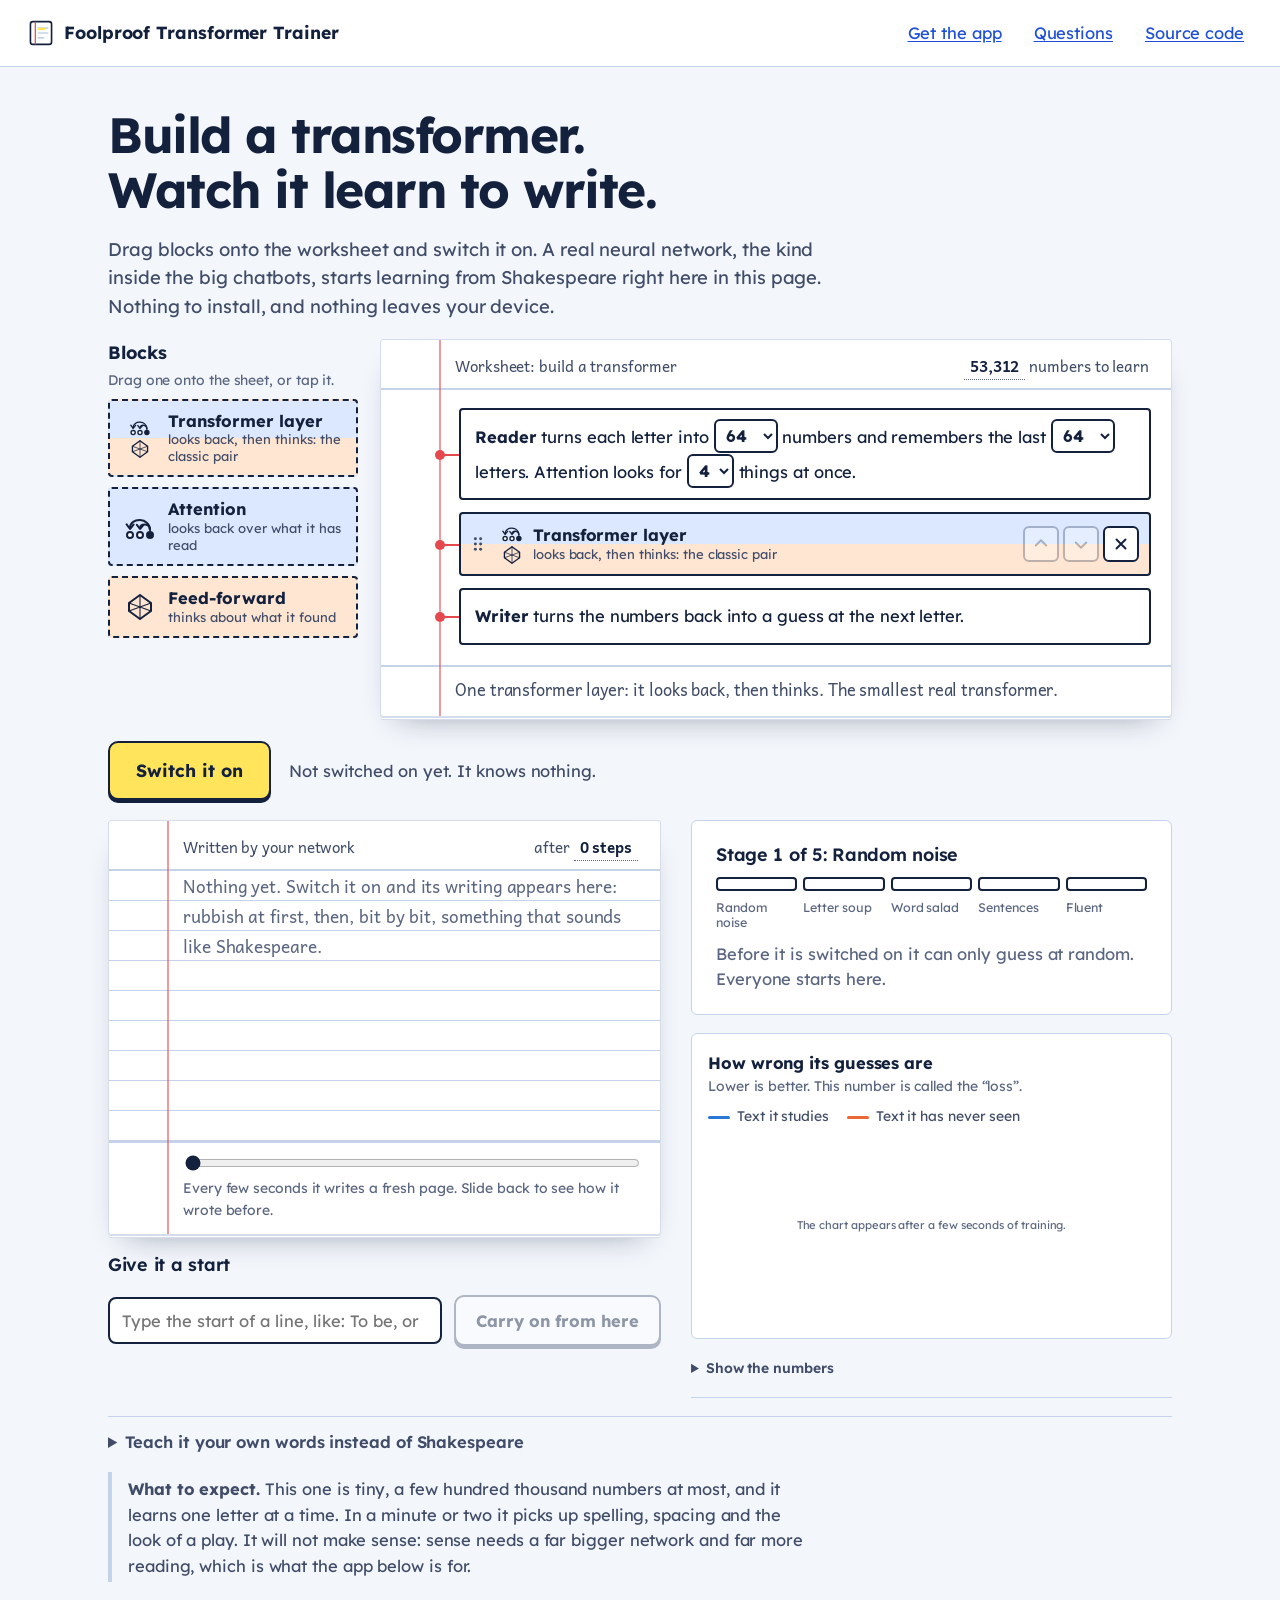
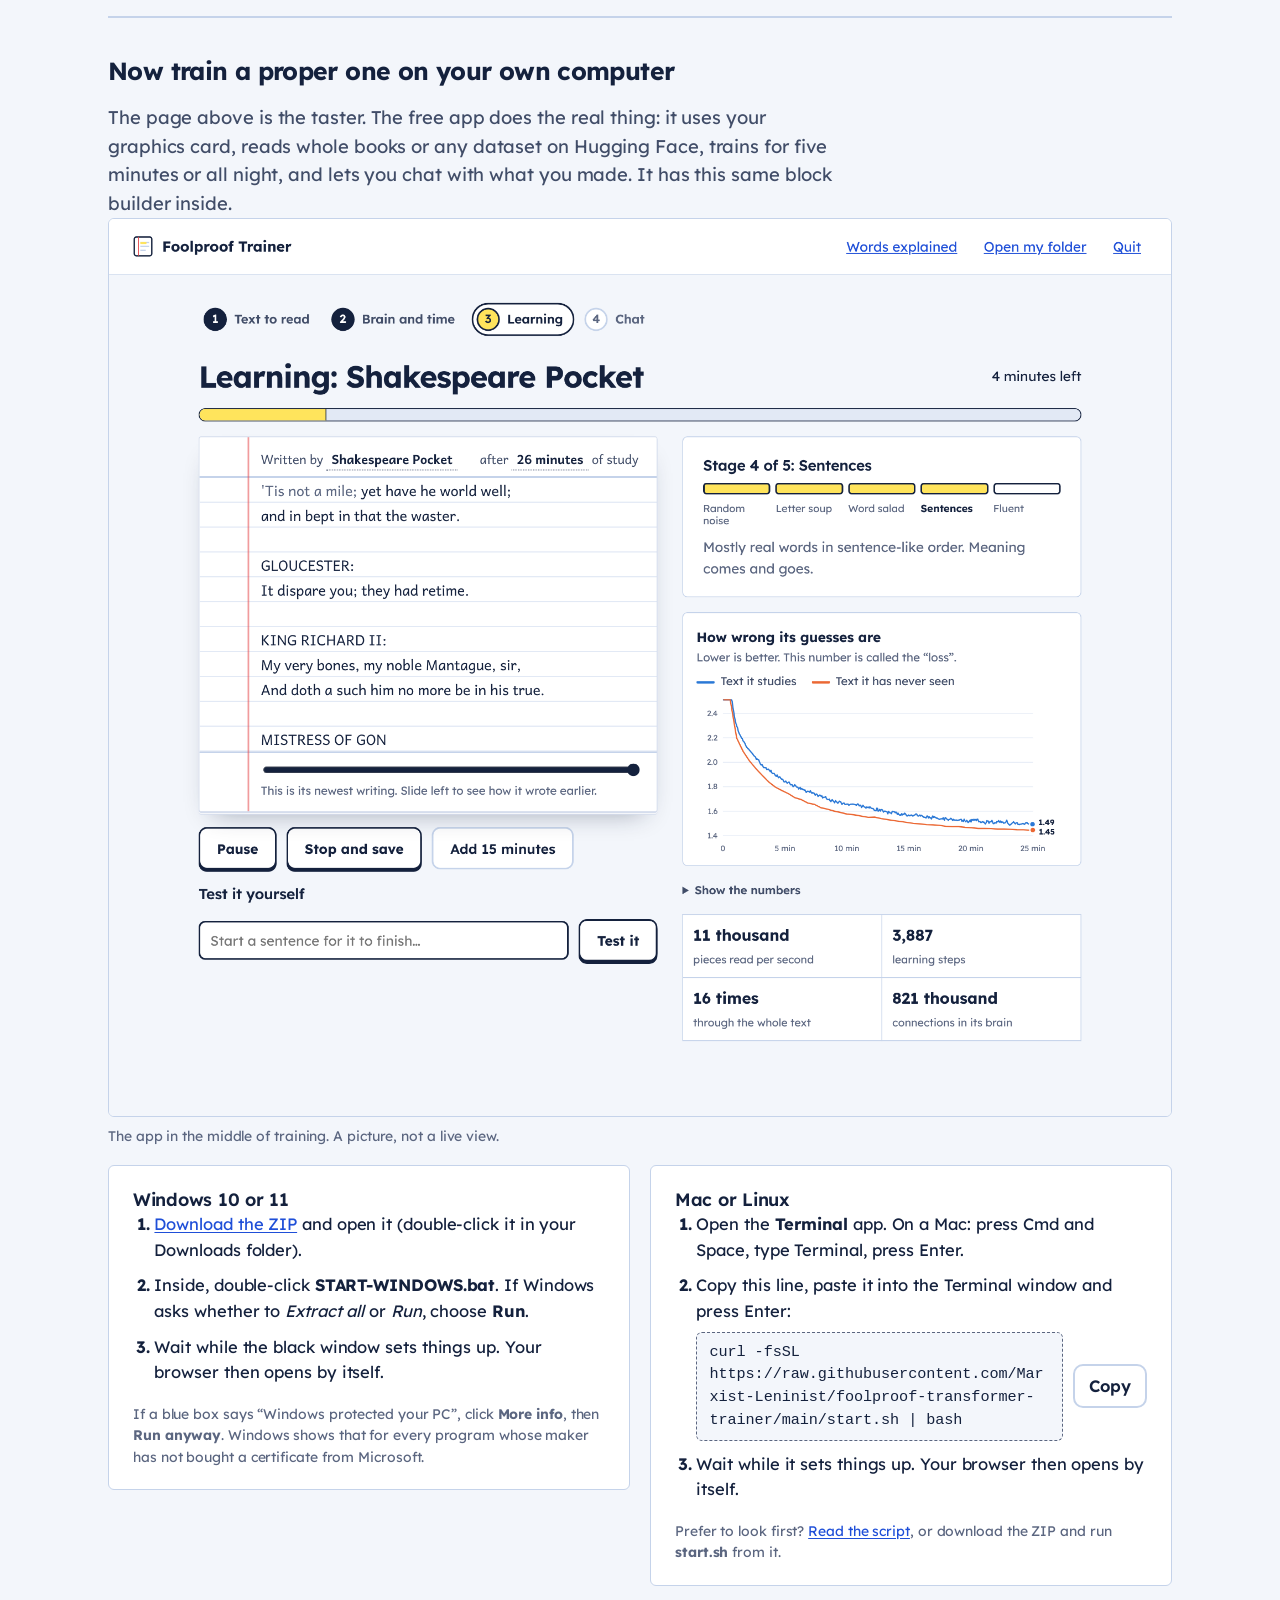
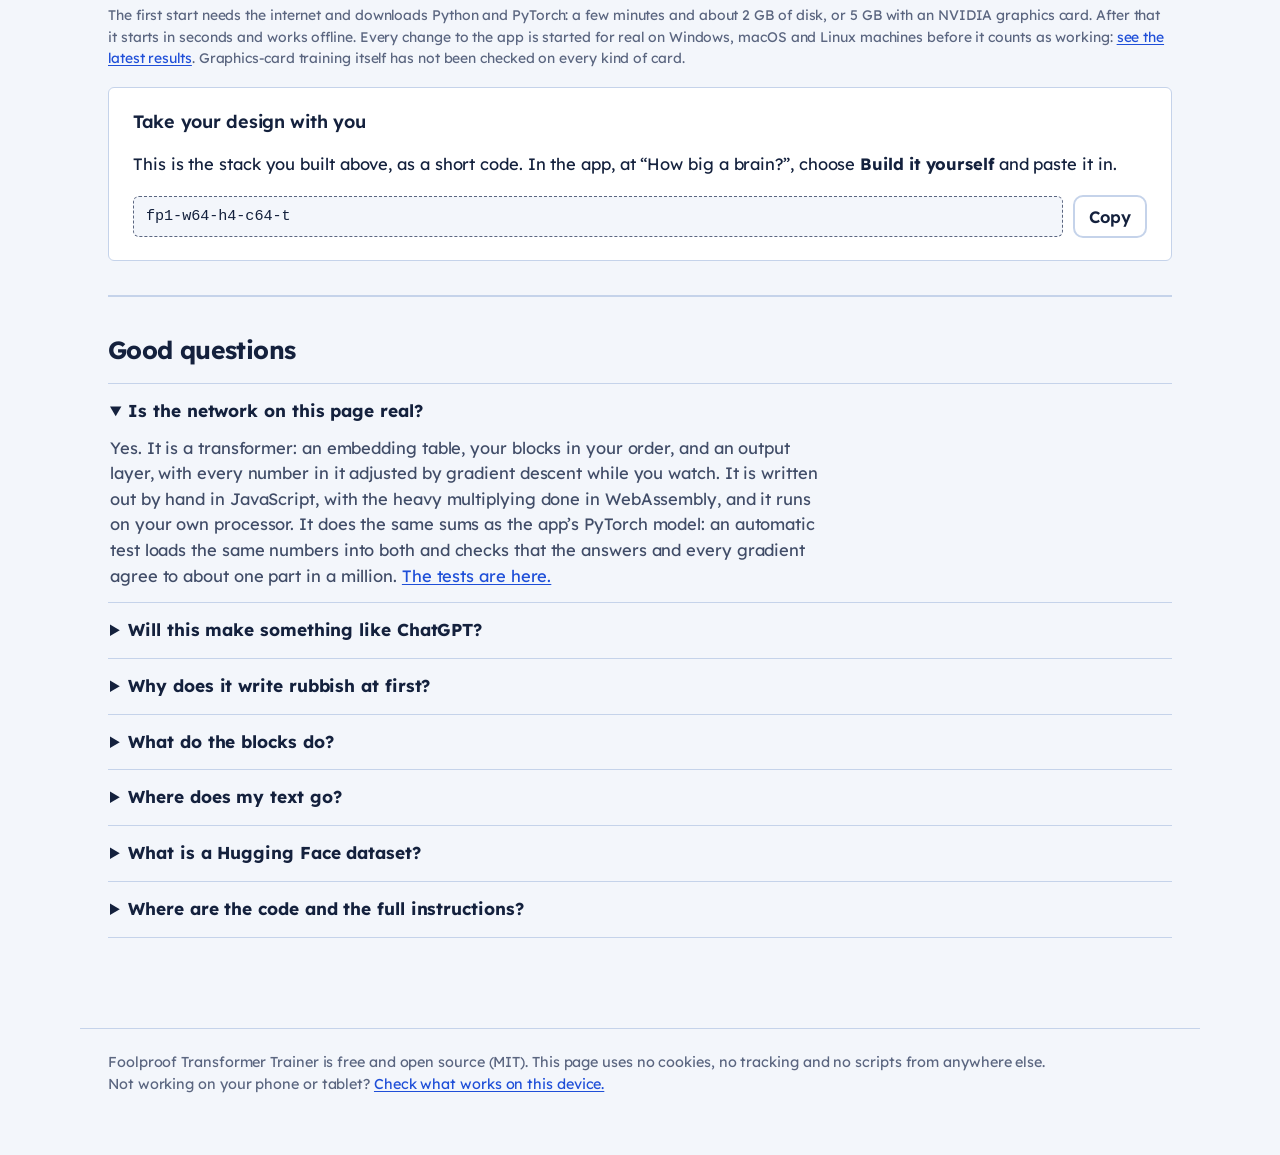
<file: docs/index.html>
<!doctype html>
<html lang="en">
<head>
<meta charset="utf-8">
<meta name="viewport" content="width=device-width, initial-scale=1">
<title>Foolproof Transformer Trainer: build a transformer and watch it learn</title>
<meta name="description" content="Drag blocks to build a real transformer neural network, switch it on, and watch it learn to write, right in your browser. Then get the free app to train bigger ones on your own computer.">
<meta property="og:title" content="Build a transformer. Watch it learn to write.">
<meta property="og:description" content="Drag blocks, switch it on, and a real neural network learns in your browser. Free and open source.">
<meta property="og:image" content="https://marxist-leninist.github.io/foolproof-transformer-trainer/screenshots/builder.png">
<meta name="twitter:card" content="summary_large_image">
<meta http-equiv="Content-Security-Policy" content="default-src 'self'; script-src 'self' 'wasm-unsafe-eval'; style-src 'self'; img-src 'self' data:; connect-src 'self'; worker-src 'self'; base-uri 'none'; form-action 'none'">
<link rel="icon" href="app/icon.svg" type="image/svg+xml">
<link rel="stylesheet" href="app/style.css">
<link rel="stylesheet" href="app/builder.css">
<link rel="stylesheet" href="site.css">
</head>
<body class="site">
<header class="top">
  <a class="brand" href="./"><img class="brand-mark" src="app/icon.svg" alt="" width="26" height="26">Foolproof Transformer Trainer</a>
  <span class="top-spacer"></span>
  <a class="linkbtn" href="#app">Get the app</a>
  <a class="linkbtn" href="#questions">Questions</a>
  <a class="linkbtn" href="https://github.com/Marxist-Leninist/foolproof-transformer-trainer">Source code</a>
</header>

<main class="stack-lg">
  <section id="build" class="stack" aria-labelledby="build-title">
    <h1 id="build-title">Build a transformer. Watch it learn to write.</h1>
    <p class="lead">Drag blocks onto the worksheet and switch it on. A real neural network, the kind inside the big chatbots, starts learning from Shakespeare right here in this page. Nothing to install, and nothing leaves your device.</p>

    <div id="builder"><p class="note">The builder needs JavaScript. If you can read this for more than a moment, switch JavaScript on in your browser and reload the page.</p></div>

    <div class="go" id="controls">
      <button class="btn primary" id="go" type="button">Switch it on</button>
      <button class="btn quiet hidden" id="again" type="button">Start again from nothing</button>
      <p id="status" class="go-status">Not switched on yet. It knows nothing.</p>
      <p id="announce" class="sr" role="status" aria-live="polite"></p>
    </div>
    <p id="hint" class="note warn hidden"></p>

    <div class="train-grid" id="lab">
      <div class="stack">
        <div class="paper">
          <div class="paper-head"><span id="sheetTitle">Written by your network</span><span>after <b id="when">0 steps</b></span></div>
          <div class="paper-body" id="writing" aria-live="off"><span class="empty">Nothing yet. Switch it on and its writing appears here: rubbish at first, then, bit by bit, something that sounds like Shakespeare.</span></div>
          <div class="paper-foot">
            <input type="range" id="pages" min="0" max="0" value="0" aria-label="Look back at what it wrote earlier">
            <span class="small muted" id="pagesNote">Every few seconds it writes a fresh page. Slide back to see how it wrote before.</span>
          </div>
        </div>
        <div class="stack">
          <h3>Give it a start</h3>
          <form class="btnrow" id="tryForm">
            <input class="input" id="tryIn" type="text" maxlength="120" placeholder="Type the start of a line, like: To be, or" aria-label="The start of a line for it to carry on">
            <button class="btn" type="submit" id="tryBtn" disabled>Carry on from here</button>
          </form>
          <button class="linkbtn hidden" id="tryBack" type="button">Back to its own writing</button>
        </div>
      </div>
      <div class="stack">
        <div class="sheet stage">
          <h3 id="stageTitle">Stage 1 of 5: Random noise</h3>
          <div class="stage-boxes" id="stageBoxes"><i></i><i></i><i></i><i></i><i></i></div>
          <div class="stage-names" id="stageNames"><span>Random noise</span><span>Letter soup</span><span>Word salad</span><span>Sentences</span><span>Fluent</span></div>
          <p class="muted" id="stageDesc">Before it is switched on it can only guess at random. Everyone starts here.</p>
        </div>
        <div class="viz" id="viz">
          <div class="viz-title">How wrong its guesses are</div>
          <div class="viz-sub">Lower is better. This number is called the “loss”.</div>
          <div class="legend"><span><i class="k1"></i>Text it studies</span><span><i class="k2"></i>Text it has never seen</span><span id="ghostKey" class="hidden"><i class="k3"></i>Your last design</span></div>
        </div>
        <p class="small hidden" id="versus"></p>
        <details class="adv plain"><summary class="small">Show the numbers</summary>
          <div class="numbox"><table class="nums"><thead><tr><th>When</th><th>Text it studies</th><th>Text it has never seen</th></tr></thead><tbody id="nums"></tbody></table></div>
        </details>
        <div class="facts" id="facts"></div>
      </div>
    </div>

    <details class="adv" id="own">
      <summary>Teach it your own words instead of Shakespeare</summary>
      <div class="stack">
        <p class="muted">Paste anything you like: a story, song words you wrote, your own messages. It stays in this page on your device; this website has no server to send it to.</p>
        <textarea id="ownText" rows="6" placeholder="Paste at least a page of text here…" aria-label="Your own text"></textarea>
        <div class="btnrow">
          <button class="btn" id="ownUse" type="button" disabled>Teach it this instead</button>
          <button class="btn quiet hidden" id="ownBack" type="button">Go back to Shakespeare</button>
          <span class="small muted" id="ownCount">It needs at least 2,000 letters, about one page.</span>
        </div>
      </div>
    </details>

    <p class="note"><b>What to expect. </b>This one is tiny, a few hundred thousand numbers at most, and it learns one letter at a time. In a minute or two it picks up spelling, spacing and the look of a play. It will not make sense: sense needs a far bigger network and far more reading, which is what the app below is for.</p>
  </section>

  <section id="app" class="stack" aria-labelledby="app-title">
    <h2 id="app-title">Now train a proper one on your own computer</h2>
    <p class="lead">The page above is the taster. The free app does the real thing: it uses your graphics card, reads whole books or any dataset on Hugging Face, trains for five minutes or all night, and lets you chat with what you made. It has this same block builder inside.</p>
    <figure class="shot">
      <img src="screenshots/training.png" width="1280" height="860" loading="lazy" alt="The app while it trains: the AI's own writing on lined paper, a five-step progress ladder and a chart of its mistakes going down.">
      <figcaption class="small muted">The app in the middle of training. A picture, not a live view.</figcaption>
    </figure>

    <div class="platforms">
      <article class="sheet stack">
        <h3>Windows 10 or 11</h3>
        <ol class="howto">
          <li><a href="https://github.com/Marxist-Leninist/foolproof-transformer-trainer/archive/refs/heads/main.zip">Download the ZIP</a> and open it (double-click it in your Downloads folder).</li>
          <li>Inside, double-click <b>START-WINDOWS.bat</b>. If Windows asks whether to <i>Extract all</i> or <i>Run</i>, choose <b>Run</b>.</li>
          <li>Wait while the black window sets things up. Your browser then opens by itself.</li>
        </ol>
        <p class="small muted">If a blue box says “Windows protected your PC”, click <b>More info</b>, then <b>Run anyway</b>. Windows shows that for every program whose maker has not bought a certificate from Microsoft.</p>
      </article>
      <article class="sheet stack">
        <h3>Mac or Linux</h3>
        <ol class="howto">
          <li>Open the <b>Terminal</b> app. On a Mac: press Cmd and Space, type Terminal, press Enter.</li>
          <li>Copy this line, paste it into the Terminal window and press Enter:
            <span class="codebox"><code id="oneLine">curl -fsSL https://raw.githubusercontent.com/Marxist-Leninist/foolproof-transformer-trainer/main/start.sh | bash</code><button class="btn quiet" type="button" data-copy="oneLine">Copy</button></span></li>
          <li>Wait while it sets things up. Your browser then opens by itself.</li>
        </ol>
        <p class="small muted">Prefer to look first? <a href="https://github.com/Marxist-Leninist/foolproof-transformer-trainer/blob/main/start.sh">Read the script</a>, or download the ZIP and run <b>start.sh</b> from it.</p>
      </article>
    </div>
    <p class="small muted">The first start needs the internet and downloads Python and PyTorch: a few minutes and about 2 GB of disk, or 5 GB with an NVIDIA graphics card. After that it starts in seconds and works offline. Every change to the app is started for real on Windows, macOS and Linux machines before it counts as working: <a href="https://github.com/Marxist-Leninist/foolproof-transformer-trainer/actions/workflows/launchers.yml">see the latest results</a>. Graphics-card training itself has not been checked on every kind of card.</p>

    <div class="sheet stack" id="carry">
      <h3>Take your design with you</h3>
      <p>This is the stack you built above, as a short code. In the app, at “How big a brain?”, choose <b>Build it yourself</b> and paste it in.</p>
      <p><span class="codebox"><code id="code">fp1-w64-h4-c64-t</code><button class="btn quiet" type="button" data-copy="code">Copy</button></span></p>
    </div>
  </section>

  <section id="questions" class="stack" aria-labelledby="q-title">
    <h2 id="q-title">Good questions</h2>
    <div class="faq">
      <details open><summary>Is the network on this page real?</summary>
        <p>Yes. It is a transformer: an embedding table, your blocks in your order, and an output layer, with every number in it adjusted by gradient descent while you watch. It is written out by hand in JavaScript, with the heavy multiplying done in WebAssembly, and it runs on your own processor. It does the same sums as the app’s PyTorch model: an automatic test loads the same numbers into both and checks that the answers and every gradient agree to about one part in a million. <a href="https://github.com/Marxist-Leninist/foolproof-transformer-trainer/tree/main/tests/web">The tests are here.</a></p></details>
      <details><summary>Will this make something like ChatGPT?</summary>
        <p>No. It trains small networks from nothing, for learning and for fun. A short run on a laptop picks up the style of its text and nothing more; it may write nonsense, and what it writes is not fact. The well-known chatbots are around 100,000 times bigger and have read a large part of the internet.</p></details>
      <details><summary>Why does it write rubbish at first?</summary>
        <p>Because it starts with random numbers. Each step it guesses the next letter, sees the right answer, and nudges its numbers a little. First it learns which letters are common, then where spaces go, then short words, then the shape of a line. The five-step ladder shows how far it has got.</p></details>
      <details><summary>What do the blocks do?</summary>
        <p><b>Attention</b> lets it look back over the letters it has already read and pick out the ones that matter. <b>Feed-forward</b> is where it works something out from what it found, and where most of what it learns is kept. A <b>Transformer layer</b> is one of each, the pair every modern language model stacks up. Try it without Attention and watch it struggle: it can then only see one letter at a time.</p></details>
      <details><summary>Where does my text go?</summary>
        <p>Nowhere. On this page the learning happens in your browser and the page has no server to send anything to. The app also trains on your own computer; it only goes online to fetch what you ask for, such as a dataset from Hugging Face, or to publish a model if you choose to.</p></details>
      <details><summary>What is a Hugging Face dataset?</summary>
        <p>A dataset is a big collection of text for an AI to learn from. Hugging Face is a website where people share thousands of them for free. The app has a search box for it and shows you a preview first. Each one has its own licence, so check that before you share what you make from it.</p></details>
      <details><summary>Where are the code and the full instructions?</summary>
        <p><a href="https://github.com/Marxist-Leninist/foolproof-transformer-trainer">On GitHub</a>, with the MIT licence, the setup guide and the test results. It is free to use, change and share.</p></details>
    </div>
  </section>
</main>

<footer class="foot">
  <p>Foolproof Transformer Trainer is free and open source (MIT). This page uses no cookies, no tracking and no scripts from anywhere else.</p>
  <p>Not working on your phone or tablet? <a href="check.html">Check what works on this device.</a></p>
</footer>

<script src="app/design.js"></script>
<script src="app/builder.js"></script>
<script src="app/chart.js"></script>
<script src="site.js"></script>
</body>
</html>
</file>
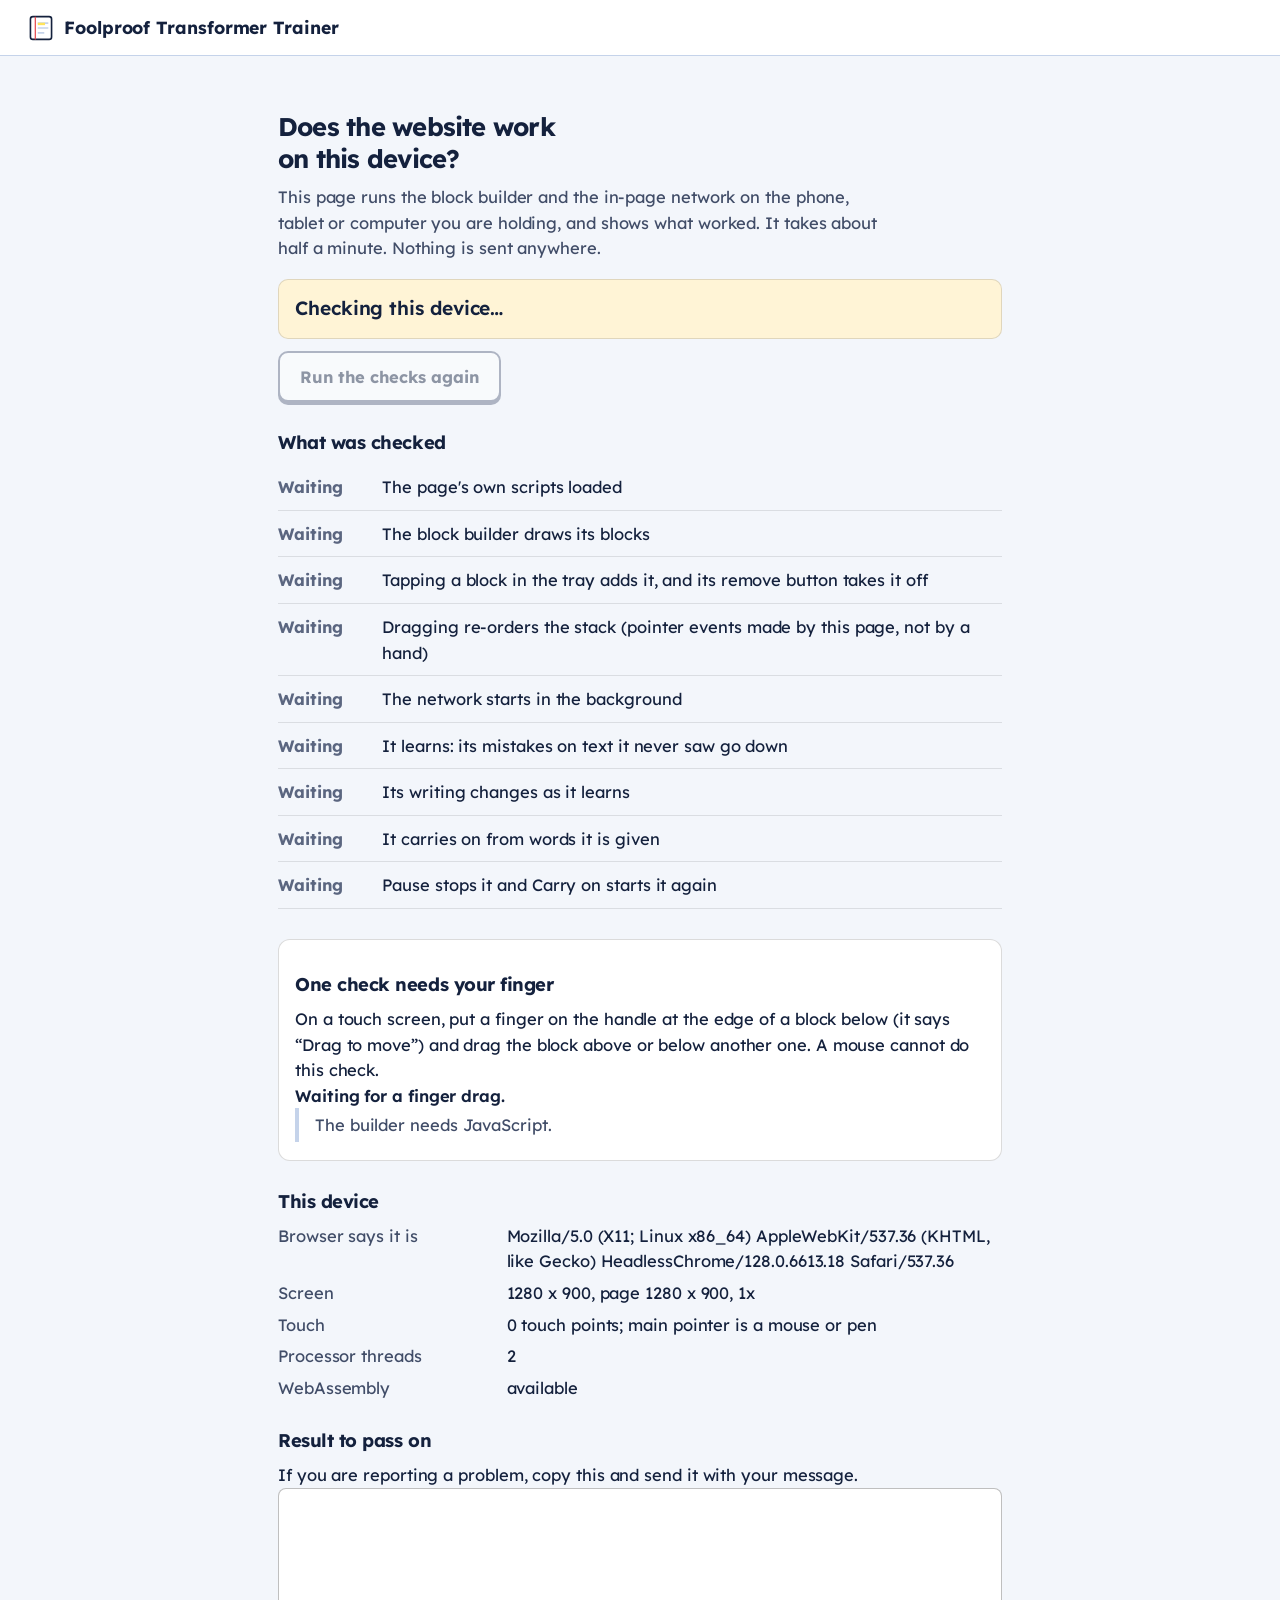
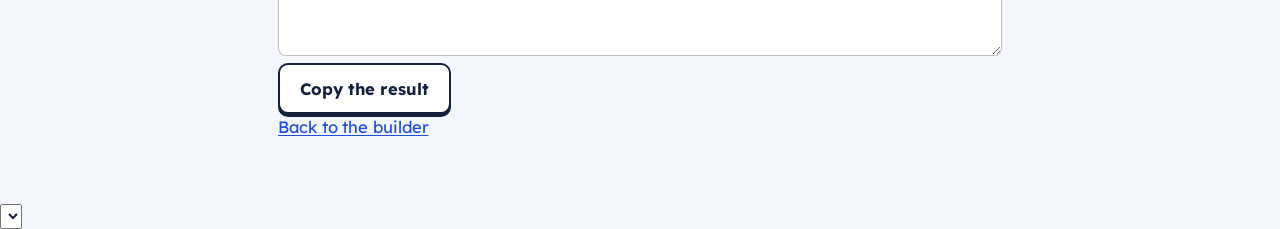
<file: docs/check.html>
<!doctype html>
<html lang="en">
<head>
<meta charset="utf-8">
<meta name="viewport" content="width=device-width, initial-scale=1">
<title>Check this device: Foolproof Transformer Trainer</title>
<meta name="description" content="Runs the block builder and the in-page network on the device you are holding and shows what worked.">
<meta name="robots" content="noindex">
<meta http-equiv="Content-Security-Policy" content="default-src 'self'; script-src 'self' 'wasm-unsafe-eval'; style-src 'self'; img-src 'self' data:; connect-src 'self'; worker-src 'self'; base-uri 'none'; form-action 'none'">
<link rel="icon" href="app/icon.svg" type="image/svg+xml">
<link rel="stylesheet" href="app/style.css">
<link rel="stylesheet" href="app/builder.css">
<link rel="stylesheet" href="site.css">
<link rel="stylesheet" href="check.css">
</head>
<body class="site">
<header class="top">
  <a class="brand" href="./"><img class="brand-mark" src="app/icon.svg" alt="" width="26" height="26">Foolproof Transformer Trainer</a>
</header>
<main class="chk">
  <h1>Does the website work on this device?</h1>
  <p class="chk-lead">This page runs the block builder and the in-page network on the phone, tablet or computer you are holding, and shows what worked. It takes about half a minute. Nothing is sent anywhere.</p>

  <p id="verdict" class="chk-verdict" role="status">Starting…</p>
  <p><button class="btn" id="again" type="button" disabled>Run the checks again</button></p>

  <h2>What was checked</h2>
  <ol id="checks" class="chk-list"></ol>

  <section class="chk-finger" aria-labelledby="fingerTitle">
    <h2 id="fingerTitle">One check needs your finger</h2>
    <p>On a touch screen, put a finger on the handle at the edge of a block below (it says &ldquo;Drag to move&rdquo;) and drag the block above or below another one. A mouse cannot do this check.</p>
    <p id="fingerStatus" class="chk-status" role="status">Waiting for a finger drag.</p>
    <div id="builder"><p class="note">The builder needs JavaScript.</p></div>
  </section>

  <h2>This device</h2>
  <dl id="facts" class="chk-facts"></dl>

  <h2>Result to pass on</h2>
  <p>If you are reporting a problem, copy this and send it with your message.</p>
  <textarea id="summary" class="chk-summary" rows="7" readonly aria-label="Result of the checks"></textarea>
  <p><button class="btn" id="copy" type="button">Copy the result</button> <span id="copied" role="status"></span></p>
  <p><a href="./">Back to the builder</a></p>
</main>
<script src="app/design.js"></script>
<script src="app/builder.js"></script>
<script src="check.js"></script>
</body>
</html>
</file>
<file: docs/app/style.css>
/* Foolproof Trainer - the look: a school exercise book.
   Cool paper, blue-black ink, ruled lines, one highlighter. The highlighter marks
   exactly one thing per screen: the thing to do next. */

@font-face { font-family: "Lexend"; font-weight: 400; font-display: swap;
  src: url("fonts/lexend-latin-400-normal.woff2") format("woff2");
  unicode-range: U+0000-00FF, U+0131, U+0152-0153, U+02BB-02BC, U+02C6, U+02DA, U+02DC, U+0304, U+0308, U+0329, U+2000-206F, U+20AC, U+2122, U+2191, U+2193, U+2212, U+2215, U+FEFF, U+FFFD; }
@font-face { font-family: "Lexend"; font-weight: 600; font-display: swap;
  src: url("fonts/lexend-latin-600-normal.woff2") format("woff2");
  unicode-range: U+0000-00FF, U+0131, U+0152-0153, U+02BB-02BC, U+02C6, U+02DA, U+02DC, U+0304, U+0308, U+0329, U+2000-206F, U+20AC, U+2122, U+2191, U+2193, U+2212, U+2215, U+FEFF, U+FFFD; }
@font-face { font-family: "Lexend"; font-weight: 700; font-display: swap;
  src: url("fonts/lexend-latin-700-normal.woff2") format("woff2");
  unicode-range: U+0000-00FF, U+0131, U+0152-0153, U+02BB-02BC, U+02C6, U+02DA, U+02DC, U+0304, U+0308, U+0329, U+2000-206F, U+20AC, U+2122, U+2191, U+2193, U+2212, U+2215, U+FEFF, U+FFFD; }
@font-face { font-family: "Lexend"; font-weight: 400; font-display: swap;
  src: url("fonts/lexend-latin-ext-400-normal.woff2") format("woff2");
  unicode-range: U+0100-02BA, U+02BD-02C5, U+02C7-02CC, U+02CE-02D7, U+02DD-02FF, U+1D00-1DBF, U+1E00-1E9F, U+1EF2-1EFF, U+2020, U+20A0-20AB, U+20AD-20C0, U+2113, U+2C60-2C7F, U+A720-A7FF; }
@font-face { font-family: "Lexend"; font-weight: 700; font-display: swap;
  src: url("fonts/lexend-latin-ext-700-normal.woff2") format("woff2");
  unicode-range: U+0100-02BA, U+02BD-02C5, U+02C7-02CC, U+02CE-02D7, U+02DD-02FF, U+1D00-1DBF, U+1E00-1E9F, U+1EF2-1EFF, U+2020, U+20A0-20AB, U+20AD-20C0, U+2113, U+2C60-2C7F, U+A720-A7FF; }
@font-face { font-family: "Andika"; font-weight: 400; font-display: swap;
  src: url("fonts/andika-latin-400-normal.woff2") format("woff2");
  unicode-range: U+0000-00FF, U+0131, U+0152-0153, U+02BB-02BC, U+02C6, U+02DA, U+02DC, U+0304, U+0308, U+0329, U+2000-206F, U+20AC, U+2122, U+2191, U+2193, U+2212, U+2215, U+FEFF, U+FFFD; }
@font-face { font-family: "Andika"; font-weight: 700; font-display: swap;
  src: url("fonts/andika-latin-700-normal.woff2") format("woff2");
  unicode-range: U+0000-00FF, U+0131, U+0152-0153, U+02BB-02BC, U+02C6, U+02DA, U+02DC, U+0304, U+0308, U+0329, U+2000-206F, U+20AC, U+2122, U+2191, U+2193, U+2212, U+2215, U+FEFF, U+FFFD; }
@font-face { font-family: "Andika"; font-weight: 400; font-display: swap;
  src: url("fonts/andika-latin-ext-400-normal.woff2") format("woff2");
  unicode-range: U+0100-02BA, U+02BD-02C5, U+02C7-02CC, U+02CE-02D7, U+02DD-02FF, U+1D00-1DBF, U+1E00-1E9F, U+1EF2-1EFF, U+2020, U+20A0-20AB, U+20AD-20C0, U+2113, U+2C60-2C7F, U+A720-A7FF; }
@font-face { font-family: "Andika"; font-weight: 400; font-display: swap;
  src: url("fonts/andika-cyrillic-400-normal.woff2") format("woff2");
  unicode-range: U+0301, U+0400-045F, U+0490-0491, U+04B0-04B1, U+2116; }

:root {
  --paper: #f3f6fb;        /* the desk/page behind everything */
  --sheet: #ffffff;        /* a sheet of paper */
  --ink: #14213d;          /* blue-black fountain-pen ink */
  --ink-2: #414d68;
  --ink-3: #5b6680;
  --rule: #c5d3ea;         /* the ruled lines */
  --rule-soft: #e2e9f5;
  --pen: #1f4fd8;          /* ballpoint blue: links, focus, selection */
  --marker: #ffe45c;       /* the highlighter */
  --marker-deep: #f5cf1d;
  --margin: #e5484d;       /* the red margin line; also "something is wrong" */
  --good: #17794a;
  --warn-bg: #fff4d6;
  --bad-bg: #fde8e8;
  --series-1: #2a78d6;     /* chart: text it studies */
  --series-2: #eb6834;     /* chart: text it has never seen */
  --ui: "Lexend", system-ui, -apple-system, "Segoe UI", Roboto, "Noto Sans", sans-serif;
  --hand: "Andika", "Lexend", system-ui, "Segoe UI", "Noto Sans", sans-serif;
  --line: 30px;            /* pitch of the ruled lines on a sheet */
}

* { box-sizing: border-box; }
html { -webkit-text-size-adjust: 100%; }
body {
  margin: 0; background: var(--paper); color: var(--ink);
  font: 400 16.5px/1.55 var(--ui); min-height: 100vh; letter-spacing: -0.005em;
}
h1, h2, h3, p { margin: 0; }
h1 { font-size: 2.3rem; line-height: 1.12; font-weight: 700; letter-spacing: -0.03em; }
h2 { font-size: 1.55rem; line-height: 1.2; font-weight: 700; letter-spacing: -0.025em; }
h3 { font-size: 1.12rem; line-height: 1.3; font-weight: 600; letter-spacing: -0.015em; }
a { color: var(--pen); text-underline-offset: 2px; }
button, input, select, textarea { font: inherit; color: inherit; }
:focus-visible { outline: 3px solid var(--pen); outline-offset: 2px; border-radius: 4px; }
.muted { color: var(--ink-3); }
.small { font-size: 0.87rem; }
.lead { font-size: 1.15rem; color: var(--ink-2); max-width: 62ch; }
.hidden { display: none !important; }
.sr { position: absolute; width: 1px; height: 1px; overflow: hidden; clip-path: inset(50%); white-space: nowrap; }

/* ---------------------------------------------------------------- frame */
.top {
  display: flex; align-items: center; gap: 16px; padding: 14px 28px;
  border-bottom: 1px solid var(--rule); background: var(--sheet);
}
.brand { white-space: nowrap; font-weight: 700; font-size: 1.1rem; text-decoration: none; color: var(--ink); display: flex; align-items: center; gap: 10px; }
.brand-mark { width: 26px; height: 26px; flex: none; }
.top-spacer { flex: 1; }
.linkbtn { white-space: nowrap; background: none; border: 0; padding: 6px 8px; color: var(--pen); cursor: pointer; text-decoration: underline; text-underline-offset: 2px; border-radius: 6px; }
.linkbtn:hover { background: var(--rule-soft); }
.linkbtn.danger { color: #b3262b; }

.jobbar {
  display: flex; align-items: center; gap: 14px; padding: 9px 28px; background: var(--ink); color: #fff;
  font-size: 0.95rem;
}
.jobbar .dot { width: 10px; height: 10px; border-radius: 50%; background: var(--marker); flex: none; }
.jobbar .dot.live { animation: pulse 1.6s ease-in-out infinite; }
.jobbar button { background: var(--marker); color: var(--ink); border: 0; border-radius: 7px; padding: 4px 12px; font-weight: 600; cursor: pointer; }
@keyframes pulse { 50% { opacity: 0.35; } }

main { max-width: 1120px; margin: 0 auto; padding: 34px 28px 90px; }
main.narrow { max-width: 860px; }
.stack > * + * { margin-top: 18px; }
.stack-lg > * + * { margin-top: 34px; }

/* the four steps: a real sequence, so they are numbered */
.steps { display: flex; gap: 6px; list-style: none; padding: 0; margin: 0 0 28px; flex-wrap: wrap; }
.steps li { display: flex; align-items: center; gap: 9px; padding: 6px 14px 6px 6px; border-radius: 999px; color: var(--ink-3); font-weight: 600; font-size: 0.95rem; }
.steps .n { width: 28px; height: 28px; border-radius: 50%; display: grid; place-items: center; border: 2px solid var(--rule); background: var(--sheet); font-size: 0.9rem; }
.steps li.done { color: var(--ink-2); }
.steps li.done .n { background: var(--ink); border-color: var(--ink); color: #fff; }
.steps li.now { color: var(--ink); background: var(--sheet); box-shadow: inset 0 0 0 2px var(--ink); }
.steps li.now .n { background: var(--marker); border-color: var(--ink); }

/* ---------------------------------------------------------------- buttons */
.btn {
  display: inline-flex; align-items: center; justify-content: center; gap: 8px;
  padding: 11px 20px; border-radius: 10px; border: 2px solid var(--ink); background: var(--sheet);
  font-weight: 700; cursor: pointer; text-decoration: none; color: var(--ink);
  box-shadow: 0 3px 0 var(--ink); transition: transform 0.06s, box-shadow 0.06s;
}
.btn:hover { background: var(--rule-soft); }
.btn:active { transform: translateY(3px); box-shadow: 0 0 0 var(--ink); }
.btn.primary { background: var(--marker); font-size: 1.1rem; padding: 14px 26px; }
.btn.primary:hover { background: var(--marker-deep); }
.btn.quiet { border-color: var(--rule); box-shadow: none; font-weight: 600; }
.btn.quiet:active { transform: none; }
.btn.danger { border-color: #b3262b; color: #b3262b; box-shadow: 0 3px 0 #b3262b; }
.btn[disabled] { opacity: 0.45; cursor: not-allowed; box-shadow: 0 3px 0 var(--ink-3); border-color: var(--ink-3); }
.btnrow { display: flex; gap: 12px; flex-wrap: wrap; align-items: center; }
.btnrow.end { justify-content: flex-end; }
.btnrow > .input { flex: 1 1 220px; width: auto; }
.btnrow.between { justify-content: space-between; }
.actionbar { position: sticky; bottom: 0; background: linear-gradient(transparent, var(--sheet) 22%); padding: 22px 0 12px; margin-bottom: -12px; display: flex; justify-content: flex-end; gap: 12px; align-items: center; z-index: 3; }
.actionbar .picked { margin-right: auto; color: var(--ink-2); font-size: 0.93rem; }

/* ---------------------------------------------------------------- sheets and rows */
.sheet { background: var(--sheet); border: 1px solid var(--rule); border-radius: 6px; padding: 22px 24px; }
.note { border-left: 4px solid var(--rule); padding: 4px 0 4px 16px; color: var(--ink-2); max-width: 70ch; }
.note.warn { border-color: var(--marker-deep); background: var(--warn-bg); padding: 12px 16px; border-radius: 0 6px 6px 0; color: var(--ink); }
.note.bad { border-color: var(--margin); background: var(--bad-bg); padding: 12px 16px; border-radius: 0 6px 6px 0; color: var(--ink); }
.note.good { border-color: var(--good); background: #e7f5ee; padding: 12px 16px; border-radius: 0 6px 6px 0; color: var(--ink); }
details.adv { border-top: 1px solid var(--rule); padding-top: 12px; }
details.adv > summary { cursor: pointer; font-weight: 600; color: var(--ink-2); }
details.adv[open] > summary { margin-bottom: 14px; }

.tabs { display: flex; gap: 0; border-bottom: 2px solid var(--ink); flex-wrap: wrap; }
.tab { background: none; border: 2px solid transparent; border-bottom: 0; padding: 10px 18px; font-weight: 600; cursor: pointer; color: var(--ink-2); border-radius: 8px 8px 0 0; margin-bottom: -2px; }
.tab:hover { color: var(--ink); }
.tab[aria-selected="true"] { background: var(--sheet); border-color: var(--ink); color: var(--ink); }
.tabpanel { background: var(--sheet); border: 2px solid var(--ink); border-top: 0; border-radius: 0 0 8px 8px; padding: 6px 22px 22px; }

/* ruled list of choices: each choice sits on its own line of the exercise book */
.group-title { font-weight: 700; color: var(--ink-2); padding: 20px 0 6px; font-size: 0.98rem; }
.choices { list-style: none; margin: 0; padding: 0; border-top: 1px solid var(--rule); }
.choice { border-bottom: 1px solid var(--rule); }
.choice label, .choice .choice-body { display: grid; grid-template-columns: 26px 1fr auto; gap: 4px 14px; padding: 14px 6px; cursor: pointer; align-items: start; }
.choice input[type="radio"] { appearance: none; -webkit-appearance: none; width: 22px; height: 22px; border: 2px solid var(--ink); border-radius: 50%; margin: 3px 0 0; background: var(--sheet); cursor: pointer; flex: none; }
.choice input[type="radio"]:checked { background: radial-gradient(circle, var(--ink) 0 42%, var(--sheet) 46%); }
.choice label > div, .choice .choice-body > div { min-width: 0; }
.choice .t { font-weight: 700; font-size: 1.08rem; overflow-wrap: anywhere; }
.choice .detail { padding-top: 2px; padding-bottom: 20px; }
.choice .detail .extra { border-left: 3px solid var(--marker); padding-left: 16px; }
.choice.on .t > span:first-child, .hl { background: linear-gradient(transparent 12%, var(--marker) 12% 88%, transparent 88%); padding: 0 5px; margin: 0 -5px; border-radius: 3px; box-decoration-break: clone; -webkit-box-decoration-break: clone; }
.choice .d { color: var(--ink-2); grid-column: 2; max-width: 68ch; }
.choice .meta { color: var(--ink-3); font-size: 0.87rem; text-align: right; white-space: nowrap; grid-row: 1; grid-column: 3; padding-top: 3px; }
.choice .extra { grid-column: 2 / -1; }
.choice.dim .t, .choice.dim .d { color: var(--ink-3); }
.choice label:hover .t { text-decoration: underline; text-decoration-thickness: 2px; text-underline-offset: 3px; }
.tag { display: inline-block; font-size: 0.8rem; font-weight: 700; padding: 1px 9px; border-radius: 999px; border: 1.5px solid var(--ink); margin-left: 8px; vertical-align: 2px; background: var(--sheet); white-space: nowrap; }
.tag.star { background: var(--marker); }
.tag.slow { border-color: var(--ink-3); color: var(--ink-3); }
.tag.no { border-color: #b3262b; color: #b3262b; }

.seg { display: inline-flex; flex-wrap: wrap; border: 2px solid var(--ink); border-radius: 10px; overflow: hidden; background: var(--sheet); }
.seg button { background: none; border: 0; border-right: 2px solid var(--ink); padding: 9px 16px; cursor: pointer; font-weight: 600; text-align: left; line-height: 1.25; }
.seg button:last-child { border-right: 0; }
.seg button small { display: block; font-weight: 400; color: var(--ink-3); font-size: 0.82rem; }
.seg button[aria-pressed="true"] { background: var(--marker); }
.seg button[aria-pressed="true"] small { color: var(--ink-2); }
.seg button:hover:not([aria-pressed="true"]) { background: var(--rule-soft); }

.field { display: grid; gap: 6px; max-width: 520px; }
.field > span { font-weight: 600; }
.field input[type="text"], .field input[type="password"], .field input[type="search"], .field input[type="number"], .field select, textarea, .input {
  border: 2px solid var(--ink); border-radius: 8px; padding: 9px 12px; background: var(--sheet); width: 100%;
}
textarea { min-height: 120px; resize: vertical; font-family: var(--hand); line-height: 1.55; }
.grid2 { display: grid; grid-template-columns: repeat(auto-fill, minmax(190px, 1fr)); gap: 14px; }

.drop { border: 2.5px dashed var(--ink-3); border-radius: 10px; padding: 34px 20px; text-align: center; background: var(--paper); }
.drop.over { border-color: var(--pen); background: #e6edff; }
.filelist { list-style: none; padding: 0; margin: 12px 0 0; max-height: 190px; overflow: auto; border-top: 1px solid var(--rule); }
.filelist li { display: flex; justify-content: space-between; gap: 12px; padding: 6px 2px; border-bottom: 1px solid var(--rule-soft); font-size: 0.93rem; }

.bar { height: 16px; background: var(--rule-soft); border-radius: 999px; overflow: hidden; border: 1.5px solid var(--ink); }
.bar > i { display: block; height: 100%; width: 0; background: var(--marker); border-right: 1.5px solid var(--ink); transition: width 0.4s linear; }
.bar.slim { height: 12px; }

/* ---------------------------------------------------------------- the writing sheet (the one loud thing) */
.paper {
  position: relative; background: var(--sheet); border-radius: 3px;
  box-shadow: 0 1px 0 #d5dded, 0 2px 0 #fff, 0 3px 0 #d5dded, 0 16px 30px -18px rgba(20, 33, 61, 0.45);
  border: 1px solid #d5dded;
}
.paper-head { display: flex; justify-content: space-between; gap: 16px; flex-wrap: wrap; padding: 14px 22px 10px 74px; border-bottom: 2px solid var(--rule); font-family: var(--hand); color: var(--ink-2); font-size: 0.95rem; }
.paper-head b { color: var(--ink); font-weight: 700; border-bottom: 1.5px dotted var(--ink-3); padding: 0 6px 1px; }
.paper-body {
  font-family: var(--hand); font-size: 1.08rem; line-height: var(--line); white-space: pre-wrap; overflow-wrap: anywhere;
  padding: 0 22px 0 74px; min-height: calc(var(--line) * 9); max-height: calc(var(--line) * 15); overflow: auto;
  background-image: linear-gradient(var(--rule) 1px, transparent 1px); background-size: 100% var(--line);
  background-position: 0 calc(var(--line) - 1px); background-attachment: local;
}
.paper::before { content: ""; position: absolute; top: 0; bottom: 0; left: 58px; width: 2px; background: var(--margin); opacity: 0.55; }
.paper-body .given { color: var(--ink-3); }
.paper-body .q { display: block; color: var(--ink-3); }
.paper-body .q::before { content: "Asked: "; font-weight: 700; }
.paper-body .empty { color: var(--ink-3); }
.paper-foot { padding: 10px 22px 14px 74px; border-top: 2px solid var(--rule); display: grid; gap: 4px; }
.paper-foot input[type="range"] { width: 100%; accent-color: var(--ink); }
.caret::after { content: "▍"; animation: pulse 1s steps(2) infinite; color: var(--pen); }

.hero { display: grid; grid-template-columns: minmax(0, 1fr) minmax(0, 0.92fr); gap: 44px; align-items: center; }
.diary .paper-body { min-height: 0; max-height: none; }
.diary .when { font-family: var(--ui); font-weight: 600; font-size: 0.82rem; color: var(--ink-3); }

/* stage meter: five boxes, filled up to where it is now */
.stage { display: grid; gap: 10px; }
.stage-boxes { display: grid; grid-template-columns: repeat(5, 1fr); gap: 6px; }
.stage-boxes i { height: 14px; border: 2px solid var(--ink); border-radius: 4px; background: var(--sheet); }
.stage-boxes i.on { background: var(--marker); }
.stage-names { display: grid; grid-template-columns: repeat(5, 1fr); gap: 6px; font-size: 0.78rem; color: var(--ink-3); line-height: 1.2; }
.stage-names span.on { color: var(--ink); font-weight: 700; }

.train-grid { display: grid; grid-template-columns: minmax(0, 1.15fr) minmax(0, 1fr); gap: 30px; align-items: start; }
.facts { display: grid; grid-template-columns: repeat(2, minmax(0, 1fr)); gap: 0; border-top: 1px solid var(--rule); border-left: 1px solid var(--rule); }
.facts > div:last-child:nth-child(odd) { grid-column: span 2; }
.facts > div { padding: 10px 12px; border-right: 1px solid var(--rule); border-bottom: 1px solid var(--rule); background: var(--sheet); }
.facts b { display: block; font-size: 1.18rem; font-variant-numeric: tabular-nums; }
.facts span { font-size: 0.82rem; color: var(--ink-3); }
.notices { list-style: none; padding: 0; margin: 0; display: grid; gap: 8px; }

/* ---------------------------------------------------------------- chart */
.viz { background: var(--sheet); border: 1px solid var(--rule); border-radius: 6px; padding: 16px 16px 10px; position: relative; }
.viz-title { font-weight: 700; }
.viz-sub { font-size: 0.87rem; color: var(--ink-3); }
.legend { display: flex; gap: 18px; flex-wrap: wrap; font-size: 0.87rem; color: var(--ink-2); margin: 8px 0 2px; }
.legend i { display: inline-block; width: 22px; height: 0; border-top: 3px solid; border-radius: 2px; vertical-align: middle; margin-right: 7px; }
.viz svg { display: block; width: 100%; height: auto; overflow: visible; touch-action: none; }
.viz .grid line { stroke: var(--rule-soft); stroke-width: 1; }
.viz .axis text, .viz .endlabel { fill: var(--ink-3); font: 12px var(--ui); font-variant-numeric: tabular-nums; }
.viz .endlabel { fill: var(--ink); font-weight: 700; }
.viz .s1 { stroke: var(--series-1); } .viz .s2 { stroke: var(--series-2); }
.viz path.line { fill: none; stroke-width: 2; stroke-linejoin: round; stroke-linecap: round; }
.viz path.line.s3 { stroke: var(--ink-3); stroke-width: 1.6; stroke-dasharray: 5 5; }
.viz circle.end { stroke: var(--sheet); stroke-width: 2; }
.viz .cross { stroke: var(--ink-3); stroke-width: 1; }
.tip { position: absolute; pointer-events: none; background: var(--ink); color: #fff; border-radius: 6px; padding: 8px 10px; font-size: 0.85rem; line-height: 1.35; min-width: 150px; z-index: 5; }
.tip b { font-variant-numeric: tabular-nums; font-size: 1rem; }
.tip i { display: inline-block; width: 14px; border-top: 3px solid; margin-right: 6px; vertical-align: middle; border-radius: 2px; }
.tip .when { color: #c9d3ea; }
table.nums { border-collapse: collapse; width: 100%; font-size: 0.87rem; font-variant-numeric: tabular-nums; }
table.nums th, table.nums td { text-align: right; padding: 4px 8px; border-bottom: 1px solid var(--rule-soft); }
table.nums th { color: var(--ink-3); font-weight: 600; }
table.nums th:first-child, table.nums td:first-child { text-align: left; }

/* ---------------------------------------------------------------- home list, chat */
.ailist { list-style: none; padding: 0; margin: 0; border-top: 2px solid var(--ink); }
.ailist li { display: grid; grid-template-columns: 1fr auto; gap: 6px 18px; padding: 16px 4px; border-bottom: 1px solid var(--rule); align-items: center; }
.ailist .name { font-weight: 700; font-size: 1.15rem; }
.ailist .sub { color: var(--ink-2); font-size: 0.93rem; }
.pill { display: inline-block; padding: 1px 10px; border-radius: 999px; font-size: 0.8rem; font-weight: 700; border: 1.5px solid var(--ink); background: var(--sheet); margin-left: 8px; vertical-align: 2px; }
.pill.live { background: var(--marker); }

.chat { display: grid; gap: 12px; }
.msgs { display: grid; gap: 10px; align-content: start; min-height: 220px; max-height: 52vh; overflow: auto; padding: 16px; background: var(--sheet); border: 1px solid var(--rule); border-radius: 6px; }
.msg { max-width: 82%; padding: 9px 14px; border-radius: 12px; white-space: pre-wrap; overflow-wrap: anywhere; }
.msg.user { justify-self: end; background: var(--ink); color: #fff; border-bottom-right-radius: 3px; }
.msg.ai { justify-self: start; background: var(--paper); border: 1px solid var(--rule); font-family: var(--hand); border-bottom-left-radius: 3px; }
.composer { display: grid; grid-template-columns: 1fr auto; gap: 10px; align-items: end; }
.composer textarea { min-height: 54px; height: 54px; font-family: var(--ui); }
.sliders { display: grid; grid-template-columns: repeat(auto-fit, minmax(230px, 1fr)); gap: 16px 30px; }
.slider span { display: flex; justify-content: space-between; font-weight: 600; font-size: 0.93rem; }
.slider input { width: 100%; accent-color: var(--ink); }
.slider small { display: flex; justify-content: space-between; color: var(--ink-3); }

.two { display: grid; grid-template-columns: minmax(0, 1.5fr) minmax(0, 1fr); gap: 30px; align-items: start; }
.sidecard { display: grid; gap: 14px; }
.kv { display: grid; grid-template-columns: auto 1fr; gap: 4px 14px; font-size: 0.93rem; }
.kv dt { color: var(--ink-3); } .kv dd { margin: 0; overflow-wrap: anywhere; }
.preview { font-family: var(--hand); background: var(--paper); border-left: 3px solid var(--rule); padding: 10px 14px; white-space: pre-wrap; overflow-wrap: anywhere; max-height: 170px; overflow: auto; font-size: 0.97rem; border-radius: 0 6px 6px 0; }

/* ---------------------------------------------------------------- overlays */
.drawer { position: fixed; inset: 0 0 0 auto; width: min(480px, 100%); background: var(--sheet); border-left: 2px solid var(--ink); padding: 24px 26px 60px; overflow: auto; z-index: 30; box-shadow: -18px 0 40px -24px rgba(20, 33, 61, 0.5); }
.scrim { position: fixed; inset: 0; background: rgba(20, 33, 61, 0.35); z-index: 29; }
.gloss { display: grid; gap: 18px; margin-top: 20px; }
.gloss dt { font-weight: 700; font-size: 1.05rem; }
.gloss dd { margin: 2px 0 0; color: var(--ink-2); }
.gloss dd em { color: var(--ink-3); font-style: normal; font-size: 0.87rem; display: block; margin-top: 2px; }
.toast { position: fixed; left: 50%; bottom: 26px; transform: translateX(-50%); background: var(--ink); color: #fff; padding: 12px 20px; border-radius: 10px; z-index: 40; max-width: min(640px, 92vw); box-shadow: 0 12px 30px -12px rgba(20, 33, 61, 0.7); }
.toast.bad { background: #8f1d22; }
.lost { position: fixed; inset: 0; background: rgba(243, 246, 251, 0.94); z-index: 50; display: grid; place-items: center; padding: 30px; text-align: center; }

@media (max-width: 900px) {
  body { font-size: 16px; }
  h1 { font-size: 1.8rem; } h2 { font-size: 1.35rem; }
  main { padding: 22px 16px 80px; }
  .top, .jobbar { padding-left: 16px; padding-right: 16px; }
  .top { flex-wrap: wrap; gap: 2px 6px; padding-top: 10px; padding-bottom: 8px; }
  .top .top-spacer { flex-basis: 100%; height: 0; }
  .top .linkbtn { font-size: 0.9rem; padding: 4px 8px 4px 0; }
  .tabs { flex-wrap: nowrap; overflow-x: auto; scrollbar-width: thin; }
  .tab { white-space: nowrap; padding: 9px 12px; font-size: 0.92rem; }
  .steps li { padding: 4px 10px 4px 4px; font-size: 0.86rem; }
  .steps .n { width: 24px; height: 24px; font-size: 0.8rem; }
  .btn.primary { font-size: 1.02rem; padding: 12px 20px; }
  .actionbar .picked { display: none; }
  .train-grid, .two, .hero { grid-template-columns: minmax(0, 1fr); }
  .hero { gap: 26px; }
  .choice label, .choice .choice-body { grid-template-columns: 26px 1fr; }
  .choice .meta { grid-column: 2; grid-row: auto; text-align: left; padding-top: 0; white-space: normal; }
  .paper-head, .paper-body, .paper-foot { padding-left: 46px; padding-right: 14px; }
  .paper::before { left: 34px; }
  .tabpanel { padding: 4px 12px 16px; }
  .seg { display: flex; }
  .seg button { flex: 1 1 45%; border-bottom: 2px solid var(--ink); }
  .stage-names { font-size: 0.68rem; }
  .ailist li { grid-template-columns: 1fr; }
}
@media (prefers-reduced-motion: reduce) {
  * { animation: none !important; transition: none !important; }
}
</file>
<file: docs/app/builder.css>
/* The block builder: a cut-and-stick worksheet.
   Cut-outs wait in the tray with a dashed "cut here" edge; once stuck on the sheet their
   edge is solid. The red margin line of the page is the stream of numbers that every block
   reads from and adds to, so each block is pinned to it. Uses the tokens from style.css. */
:root {
  --blk-a: #dce8ff;      /* blue sugar paper: attention */
  --blk-f: #ffe6d3;      /* peach sugar paper: feed-forward */
}

.bld { display: grid; grid-template-columns: 250px minmax(0, 1fr); gap: 22px; align-items: start; }
.bld-noselect, .bld-noselect * { user-select: none; -webkit-user-select: none; }

/* ---------------------------------------------------------------- the tray of cut-outs */
.bld-tray { position: sticky; top: 14px; display: grid; gap: 8px; }
.bld-tray-title { font-weight: 700; font-size: 1.12rem; }
.bld-tray-how { color: var(--ink-3); margin-top: -6px; }
.bld-pieces { display: grid; gap: 10px; }
.bld-piece {
  display: grid; grid-template-columns: 36px minmax(0, 1fr); gap: 10px; align-items: center; width: 100%; text-align: left;
  padding: 10px 12px; border: 2px dashed var(--ink); border-radius: 4px; background: var(--blk-a); color: var(--ink);
  cursor: grab; touch-action: none; user-select: none; -webkit-user-select: none; -webkit-touch-callout: none;
}
.bld-piece.feed_forward { background: var(--blk-f); }
.bld-piece.transformer { background: linear-gradient(to bottom, var(--blk-a) 0 50%, var(--blk-f) 50% 100%); }
.bld-piece:hover:not([disabled]) { border-style: solid; }
.bld-piece[disabled] { opacity: 0.45; cursor: not-allowed; }
.bld-words b { display: block; font-weight: 700; line-height: 1.25; }
.bld-words small { display: block; color: var(--ink-2); font-size: 0.82rem; line-height: 1.3; }
.bld-ico { display: grid; place-items: center; }
.bld-ico svg { width: 32px; height: 32px; stroke: var(--ink); stroke-width: 2; stroke-linecap: round; stroke-linejoin: round; fill: var(--sheet); }
.bld-ico svg .solid { fill: var(--ink); }
.bld-ico svg .thin { stroke-width: 1.1; }
.bld-ico.two { grid-template-columns: 1fr; gap: 0; }
.bld-ico.two svg { width: 22px; height: 22px; }
.bld-full { color: var(--ink-2); }
.bld-bin {
  display: none; position: absolute; inset: 0; z-index: 2; justify-items: center; align-content: start; gap: 6px; text-align: center;
  border: 2.5px dashed var(--margin); border-radius: 6px; background: var(--sheet); color: #b3262b; font-weight: 700; padding: 12px;
}
.bld-bin svg { width: 30px; height: 30px; stroke: currentColor; stroke-width: 2.4; stroke-linecap: round; }
.bld-can-bin .bld-bin { display: grid; }
.bld-bin.over { background: var(--bad-bg); border-style: solid; }

/* ---------------------------------------------------------------- the worksheet */
.bld-sheet .paper-head { align-items: baseline; }
.bld-body { padding: 18px 20px 20px 78px; display: grid; gap: 12px; }
.bld-rail { position: relative; }
.bld-stack { list-style: none; margin: 0; padding: 0; display: grid; gap: 12px; }
.bld-end, .bld-block { position: relative; border: 2px solid var(--ink); border-radius: 4px; }
/* pinned to the stream: a tick from the red margin line to the block */
.bld-end::before, .bld-block::before { content: ""; position: absolute; left: -22px; width: 20px; top: 50%; border-top: 2px solid var(--margin); }
.bld-end::after, .bld-block::after { content: ""; position: absolute; left: -26px; top: calc(50% - 4px); width: 10px; height: 10px; border-radius: 50%; background: var(--margin); }
.bld-end { background: var(--sheet); padding: 9px 14px; line-height: 2.1; }
.bld-end b { font-weight: 700; }
.bld-pick { border: 2px solid var(--ink); border-radius: 6px; background: var(--sheet); padding: 2px 6px; font-weight: 700; min-height: 34px; cursor: pointer; }

.bld-block {
  display: grid; grid-template-columns: auto auto minmax(0, 1fr) auto; gap: 10px; align-items: center;
  padding: 8px 10px 8px 4px; background: var(--blk-a); cursor: grab; user-select: none; -webkit-user-select: none; -webkit-touch-callout: none;
}
.bld-block.feed_forward { background: var(--blk-f); }
.bld-block.transformer { background: linear-gradient(to bottom, var(--blk-a) 0 50%, var(--blk-f) 50% 100%); }
.bld-block:focus-visible { outline-offset: 3px; }
.bld-grip { touch-action: none; cursor: grab; display: grid; place-items: center; padding: 10px 6px; align-self: stretch; }
.bld-grip svg { width: 14px; height: 18px; fill: var(--ink-2); }
.bld-btns { display: flex; gap: 4px; }
.bld-btn { width: 36px; height: 36px; border: 2px solid var(--ink); border-radius: 6px; background: var(--sheet); display: grid; place-items: center; cursor: pointer; padding: 0; }
.bld-btn svg { width: 18px; height: 18px; stroke: var(--ink); stroke-width: 2.6; stroke-linecap: round; stroke-linejoin: round; }
.bld-btn[disabled] { opacity: 0.28; cursor: default; }
.bld-btn:hover:not([disabled]) { background: var(--rule-soft); }
.bld-empty { border: 2px dashed var(--ink-3); border-radius: 4px; padding: 20px 14px; color: var(--ink-2); text-align: center; background: var(--paper); }
.bld-say { font-family: var(--hand); color: var(--ink-2); }
.bld-wrong { font-family: var(--ui); color: var(--ink); background: var(--warn-bg); border-left: 4px solid var(--marker-deep); padding: 8px 12px; border-radius: 0 6px 6px 0; }
.bld-count b { font-variant-numeric: tabular-nums; }

/* ---------------------------------------------------------------- while something is in the air */
.bld-slot { display: none; position: absolute; left: -4px; right: -4px; height: 8px; margin-top: -4px; border-radius: 4px; background: var(--marker); border: 2px solid var(--ink); pointer-events: none; z-index: 1; }
.bld-slot.on { display: block; }
.bld-ghost { position: fixed; left: 0; top: 0; z-index: 60; margin: 0; pointer-events: none; border-style: solid; overflow: hidden; box-shadow: 0 20px 30px -14px rgba(20, 33, 61, 0.6); will-change: transform; }
.bld-lifted { opacity: 0.35; }
.bld-dragging, .bld-dragging * { cursor: grabbing !important; }
.bld-landed { animation: bld-land 0.26s ease-out; }
@keyframes bld-land { from { transform: scale(1.03) rotate(-1.2deg); box-shadow: 0 14px 22px -12px rgba(20, 33, 61, 0.6); } to { transform: none; box-shadow: none; } }

@media (max-width: 900px) {
  .bld { grid-template-columns: minmax(0, 1fr); gap: 16px; }
  .bld-tray { position: relative; top: 0; }
  .bld-pieces { grid-template-columns: 1fr 1fr; gap: 8px; }
  .bld-piece { grid-template-columns: 30px minmax(0, 1fr); gap: 8px; padding: 8px 10px; }
  .bld-piece.transformer { grid-column: span 2; }
  .bld-ico svg { width: 28px; height: 28px; }
  .bld-body { padding: 14px 12px 16px 50px; }
  .bld-end::before, .bld-block::before { left: -18px; width: 16px; }
  .bld-end::after, .bld-block::after { left: -21px; }
  .bld-block { grid-template-columns: auto auto minmax(0, 1fr); grid-template-areas: "grip ico words" "grip btns btns"; row-gap: 6px; padding-right: 8px; }
  .bld-block .bld-grip { grid-area: grip; padding: 10px 8px; }
  .bld-block > .bld-ico { grid-area: ico; }
  .bld-block > .bld-words { grid-area: words; }
  .bld-block > .bld-btns { grid-area: btns; justify-content: flex-end; }
  .bld-btn { width: 42px; height: 40px; }
  .bld-end { line-height: 2.3; }
}
@media (prefers-reduced-motion: reduce) { .bld-landed { animation: none; } }
</file>
<file: docs/site.css>
/* The website: only what the app's own stylesheet (app/style.css) does not already give. */
.site main { padding-top: 40px; }
.site h1 { font-size: clamp(2rem, 4.6vw, 3.1rem); max-width: 18ch; }
.site .lead { max-width: 66ch; }
.site section + section { border-top: 2px solid var(--rule); padding-top: 38px; }
.site .brand-mark { display: block; }
.site .top .linkbtn { text-decoration: underline; }

/* the one highlighted action: switch it on */
.go { display: flex; flex-wrap: wrap; align-items: center; gap: 12px 18px; padding: 6px 0 2px; }
.go-status { flex: 1 1 260px; color: var(--ink-2); font-variant-numeric: tabular-nums; }
.go-status.bad { color: #8f1d22; font-weight: 600; }

.legend i.k1 { border-color: var(--series-1); }
.legend i.k2 { border-color: var(--series-2); }
.legend i.k3 { border-color: var(--ink-3); border-top-style: dashed; border-top-width: 2px; width: 26px; }
#versus { color: var(--ink-2); }
details.adv.plain { border: 0; padding: 0; }
.numbox { max-height: 220px; overflow: auto; }
.paper-body .said { color: var(--ink); }

/* getting the app */
.shot { margin: 0; }
.shot img { display: block; width: 100%; height: auto; border: 1px solid var(--rule); border-radius: 6px; background: var(--sheet); }
.shot figcaption { padding-top: 8px; }
.platforms { display: grid; grid-template-columns: repeat(2, minmax(0, 1fr)); gap: 20px; align-items: start; }
.howto { margin: 0; padding-left: 1.3em; display: grid; gap: 10px; }
.howto li::marker { font-weight: 700; }
.codebox { display: flex; flex-wrap: wrap; align-items: center; gap: 10px; margin-top: 8px; }
.codebox code { flex: 1 1 220px; min-width: 0; font: 400 0.95rem/1.5 ui-monospace, "Cascadia Mono", Menlo, Consolas, monospace; background: var(--paper); border: 1.5px dashed var(--ink-3); border-radius: 6px; padding: 8px 12px; overflow-wrap: anywhere; user-select: all; }
.codebox .btn { padding: 7px 14px; }

.faq { border-top: 1px solid var(--rule); }
.faq details { border-bottom: 1px solid var(--rule); padding: 14px 2px; }
.faq summary { cursor: pointer; font-weight: 700; font-size: 1.08rem; }
.faq details p { margin-top: 10px; color: var(--ink-2); max-width: 72ch; }

.foot { max-width: 1120px; margin: 0 auto; padding: 22px 28px 60px; color: var(--ink-3); font-size: 0.9rem; border-top: 1px solid var(--rule); }

@media (max-width: 900px) {
  .platforms { grid-template-columns: minmax(0, 1fr); }
  .go .btn.primary { flex: 1 1 100%; }
  .foot { padding: 18px 16px 50px; }
  .site section + section { padding-top: 28px; }
}
</file>
<file: docs/check.css>
/* Device self-check page (check.html). Uses the shared colours where they exist, with plain fallbacks. */
.chk { max-width: 760px; margin: 0 auto; padding: 20px 18px 64px; }
.chk h1 { font-size: 1.6rem; line-height: 1.25; margin: 14px 0 10px; }
.chk h2 { font-size: 1.15rem; margin: 30px 0 10px; }
.chk-lead { color: var(--ink-2, #44505f); max-width: 62ch; }
.chk-verdict { font-size: 1.2rem; font-weight: 600; padding: 14px 16px; border-radius: 10px; margin: 18px 0 12px;
  background: var(--warn-bg, #fff4d6); color: var(--ink, #1c2430); border: 1px solid rgba(0, 0, 0, 0.12); }
.chk-verdict.good { background: #e3f4ea; border-color: var(--good, #17794a); }
.chk-verdict.bad { background: var(--bad-bg, #fde8e8); border-color: #b3261e; }
.chk-list { list-style: none; margin: 0; padding: 0; }
.chk-list li { display: grid; grid-template-columns: 5.6em 1fr; gap: 4px 12px; padding: 10px 0;
  border-bottom: 1px solid rgba(0, 0, 0, 0.1); }
.chk-list .mark { font-weight: 700; font-variant-numeric: tabular-nums; }
.chk-list .mark.ok { color: var(--good, #17794a); }
.chk-list .mark.fail { color: #b3261e; }
.chk-list .mark.run, .chk-list .mark.wait, .chk-list .mark.skip { color: var(--ink-3, #6b7785); }
.chk-list .what { min-width: 0; }
.chk-list .detail { grid-column: 2; color: var(--ink-2, #44505f); font-size: 0.93rem; overflow-wrap: anywhere; }
.chk-finger { margin-top: 30px; padding: 4px 16px 18px; border: 1px solid rgba(0, 0, 0, 0.14); border-radius: 12px;
  background: var(--sheet, #ffffff); }
.chk-status { font-weight: 600; }
.chk-status.good { color: var(--good, #17794a); }
.chk-facts { display: grid; grid-template-columns: minmax(8em, 13em) 1fr; gap: 6px 14px; margin: 0; }
.chk-facts dt { color: var(--ink-2, #44505f); }
.chk-facts dd { margin: 0; overflow-wrap: anywhere; }
.chk-summary { width: 100%; box-sizing: border-box; font: 400 0.9rem/1.45 ui-monospace, "Cascadia Mono", Menlo, Consolas, monospace;
  padding: 10px; border-radius: 8px; border: 1px solid rgba(0, 0, 0, 0.25); background: var(--sheet, #ffffff); color: var(--ink, #1c2430); }
@media (max-width: 520px) {
  .chk-list li { grid-template-columns: 4.6em 1fr; }
  .chk-facts { grid-template-columns: 1fr; gap: 2px; }
  .chk-facts dd { margin-bottom: 8px; }
}
</file>
